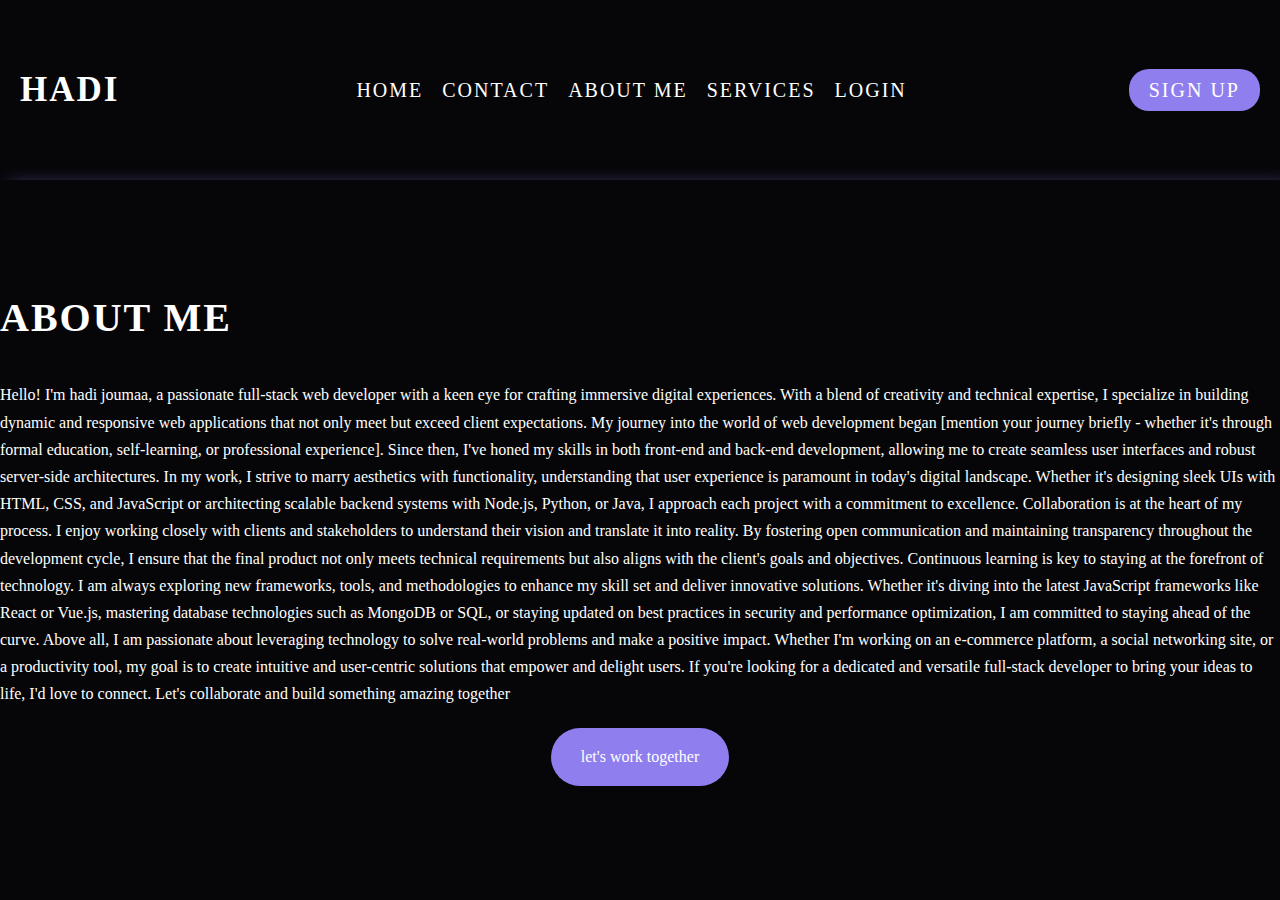
<file: about.html>
<!DOCTYPE html>
<html lang="en">
<head>
    <meta charset="UTF-8">
    <meta name="viewport" content="width=device-width, initial-scale=1.0">
    <title>about me</title>
    <link rel="stylesheet" href="about.css">
    <link rel="stylesheet" href="style.css">
    <link rel="stylesheet" href="https://cdnjs.cloudflare.com/ajax/libs/font-awesome/6.5.1/css/all.min.css" integrity="sha512-DTOQO9RWCH3ppGqcWaEA1BIZOC6xxalwEsw9c2QQeAIftl+Vegovlnee1c9QX4TctnWMn13TZye+giMm8e2LwA==" crossorigin="anonymous" referrerpolicy="no-referrer" />
</head>
<body>
    <header>
        <div class="logo">
            <h1>hadi</h1>
        </div>
        <nav id="nav">
            <ul>
                <li class="vfg"><a href="index.html">home</a> <i class="fa fa-window-close" aria-hidden="true" id="close" onclick="closemenu()"></i></li>
                <li><a href="contact.html"> contact</a></li>
                <li><a href="about.html">about me</a></li>
                <li><a href="index.html">services</a></li>
                <li><a href="login.html" id="active">login</a></li>
            </ul>
        </nav>
        <div class="sign">
            <a href="signin.html">sign up</a>
        </div>
        <i class="fa fa-bars" aria-hidden="true" id="bars-menu" onclick="showmenu()"></i>

    </header>
    <div class="about">
        <h1>about me</h1>
        <div class="p-about">
            <p>
                Hello! I'm hadi joumaa, a passionate full-stack web developer with a keen eye for crafting immersive digital experiences. With a blend of creativity and technical expertise, I specialize in building dynamic and responsive web applications that not only meet but exceed client expectations.

My journey into the world of web development began [mention your journey briefly - whether it's through formal education, self-learning, or professional experience]. Since then, I've honed my skills in both front-end and back-end development, allowing me to create seamless user interfaces and robust server-side architectures.

In my work, I strive to marry aesthetics with functionality, understanding that user experience is paramount in today's digital landscape. Whether it's designing sleek UIs with HTML, CSS, and JavaScript or architecting scalable backend systems with Node.js, Python, or Java, I approach each project with a commitment to excellence.

Collaboration is at the heart of my process. I enjoy working closely with clients and stakeholders to understand their vision and translate it into reality. By fostering open communication and maintaining transparency throughout the development cycle, I ensure that the final product not only meets technical requirements but also aligns with the client's goals and objectives.

Continuous learning is key to staying at the forefront of technology. I am always exploring new frameworks, tools, and methodologies to enhance my skill set and deliver innovative solutions. Whether it's diving into the latest JavaScript frameworks like React or Vue.js, mastering database technologies such as MongoDB or SQL, or staying updated on best practices in security and performance optimization, I am committed to staying ahead of the curve.

Above all, I am passionate about leveraging technology to solve real-world problems and make a positive impact. Whether I'm working on an e-commerce platform, a social networking site, or a productivity tool, my goal is to create intuitive and user-centric solutions that empower and delight users.

If you're looking for a dedicated and versatile full-stack developer to bring your ideas to life, I'd love to connect. Let's collaborate and build something amazing together
            </p>
        </div>
        <a href="contact.html">let's work together</a>
    </div>
    <script src="script.js"></script>
</body>
</html>
</file>
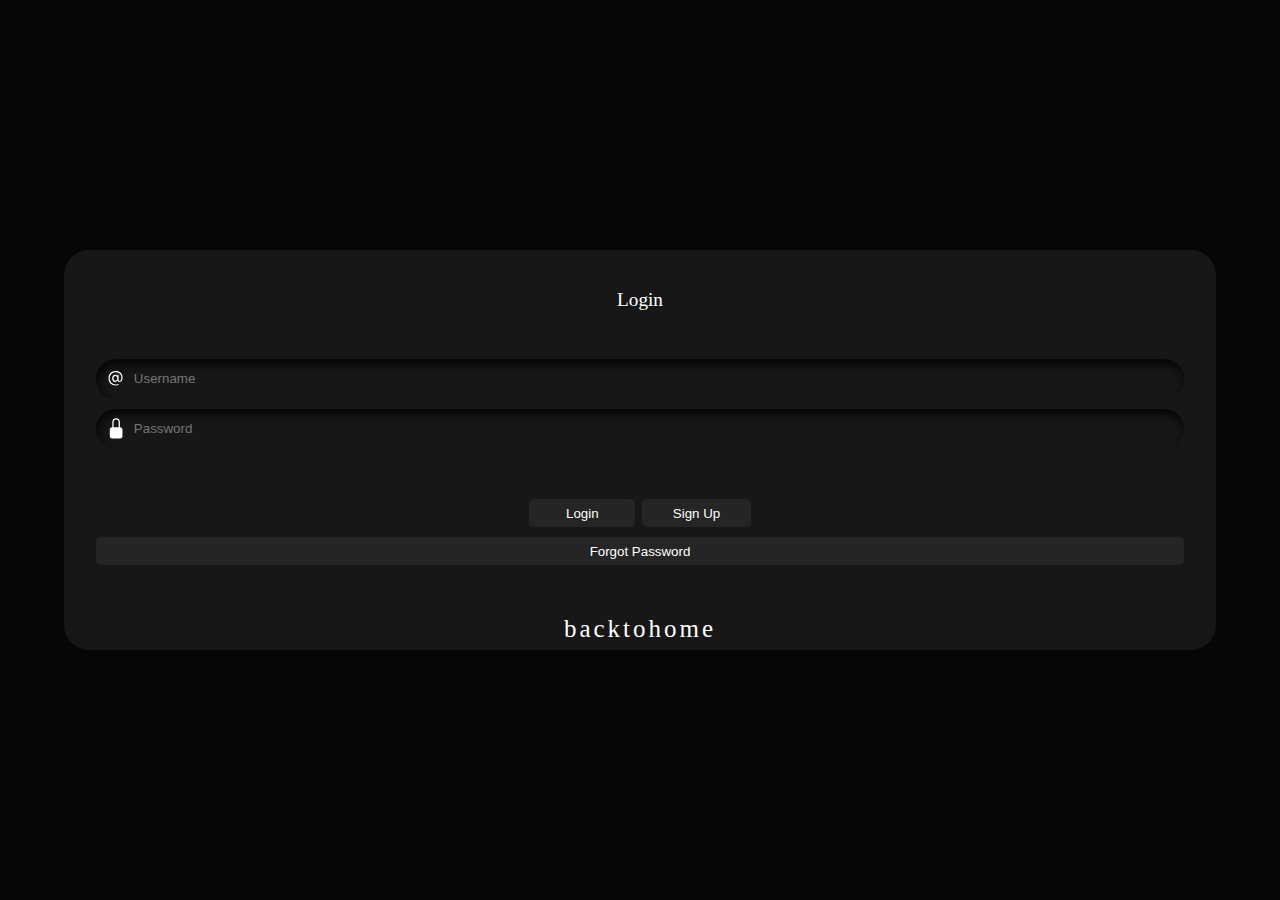
<file: login.html>
<!DOCTYPE html>
<html lang="en">
<head>
    <meta charset="UTF-8">
    <meta name="viewport" content="width=device-width, initial-scale=1.0">
    <title>log in</title>
    <link rel="stylesheet" href="login.css">
</head>
<body>
    <form class="form">
        <p id="heading">Login</p>
        <div class="field">
        <svg class="input-icon" xmlns="http://www.w3.org/2000/svg" width="16" height="16" fill="currentColor" viewBox="0 0 16 16">
        <path d="M13.106 7.222c0-2.967-2.249-5.032-5.482-5.032-3.35 0-5.646 2.318-5.646 5.702 0 3.493 2.235 5.708 5.762 5.708.862 0 1.689-.123 2.304-.335v-.862c-.43.199-1.354.328-2.29.328-2.926 0-4.813-1.88-4.813-4.798 0-2.844 1.921-4.881 4.594-4.881 2.735 0 4.608 1.688 4.608 4.156 0 1.682-.554 2.769-1.416 2.769-.492 0-.772-.28-.772-.76V5.206H8.923v.834h-.11c-.266-.595-.881-.964-1.6-.964-1.4 0-2.378 1.162-2.378 2.823 0 1.737.957 2.906 2.379 2.906.8 0 1.415-.39 1.709-1.087h.11c.081.67.703 1.148 1.503 1.148 1.572 0 2.57-1.415 2.57-3.643zm-7.177.704c0-1.197.54-1.907 1.456-1.907.93 0 1.524.738 1.524 1.907S8.308 9.84 7.371 9.84c-.895 0-1.442-.725-1.442-1.914z"></path>
        </svg>
          <input autocomplete="off" placeholder="Username" class="input-field" type="text">
        </div>
        <div class="field">
        <svg class="input-icon" xmlns="http://www.w3.org/2000/svg" width="16" height="16" fill="currentColor" viewBox="0 0 16 16">
        <path d="M8 1a2 2 0 0 1 2 2v4H6V3a2 2 0 0 1 2-2zm3 6V3a3 3 0 0 0-6 0v4a2 2 0 0 0-2 2v5a2 2 0 0 0 2 2h6a2 2 0 0 0 2-2V9a2 2 0 0 0-2-2z"></path>
        </svg>
          <input placeholder="Password" class="input-field" type="password">
        </div>
        <div class="btn">
        <button class="button1">&nbsp;&nbsp;&nbsp;&nbsp;&nbsp;&nbsp;Login&nbsp;&nbsp;&nbsp;&nbsp;&nbsp;&nbsp;</button>
        <button class="button2" ><a href="signin.html" target="_blank" style="text-decoration: none; color: #fff;">Sign Up</a></button>
        </div>
        <button class="button3">Forgot Password</button>
        <a href="index.html" target="_self" style="text-align: center; text-decoration: none; font-size: 25px; color: #fff; letter-spacing: 3px;">backtohome</a>
    </form>
   
   
</body>
</html>
</file>
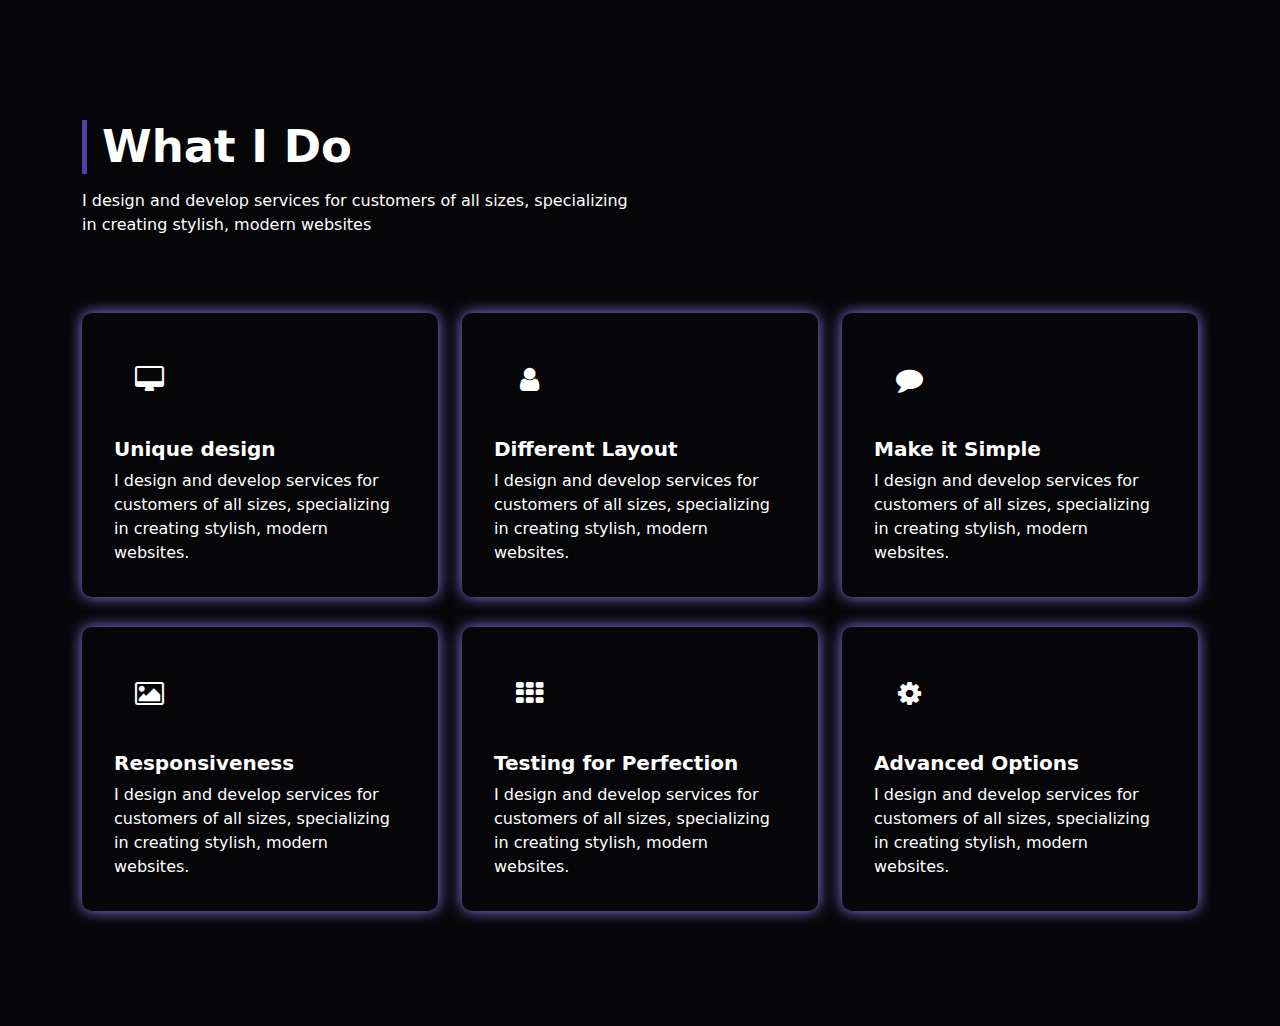
<file: services.html>
<!DOCTYPE html>
<html lang="en">
<head>
    <meta charset="UTF-8">
    <meta name="viewport" content="width=device-width, initial-scale=1.0">
    <title>services</title>
    <link href="https://cdn.jsdelivr.net/npm/bootstrap@5.3.3/dist/css/bootstrap.min.css" rel="stylesheet">
  <script src="https://cdn.jsdelivr.net/npm/bootstrap@5.3.3/dist/js/bootstrap.bundle.min.js"></script>
  <link rel="stylesheet" href="services.css">
  <link rel="stylesheet" href="https://cdnjs.cloudflare.com/ajax/libs/font-awesome/6.5.1/css/all.min.css" integrity="sha512-DTOQO9RWCH3ppGqcWaEA1BIZOC6xxalwEsw9c2QQeAIftl+Vegovlnee1c9QX4TctnWMn13TZye+giMm8e2LwA==" crossorigin="anonymous" referrerpolicy="no-referrer" />
</head>
<body>
    <link href="https://maxcdn.bootstrapcdn.com/font-awesome/4.3.0/css/font-awesome.min.css" rel="stylesheet">

<section class="section services-section" id="services">
    <div class="container">
        <div class="row">
            <div class="col-lg-6">
                <div class="section-title">
                    <h2>What I Do</h2>
                    <p>I design and develop services for customers of all sizes, specializing in creating stylish, modern websites</p>
                </div>
            </div>
        </div>
        <div class="row">
            <!-- feaure box -->
            <div class="col-sm-6 col-lg-4">
                <div class="feature-box-1">
                    <div class="icon">
                        <i class="fa fa-desktop"></i>
                    </div>
                    <div class="feature-content">
                        <h5>Unique design</h5>
                        <p>I design and develop services for customers of all sizes, specializing in creating stylish, modern websites.</p>
                    </div>
                </div>
            </div>
            <!-- / -->
            <!-- feaure box -->
            <div class="col-sm-6 col-lg-4">
                <div class="feature-box-1">
                    <div class="icon">
                        <i class="fa fa-user"></i>
                    </div>
                    <div class="feature-content">
                        <h5>Different Layout</h5>
                        <p>I design and develop services for customers of all sizes, specializing in creating stylish, modern websites.</p>
                    </div>
                </div>
            </div>
            <!-- / -->
            <!-- feaure box -->
            <div class="col-sm-6 col-lg-4">
                <div class="feature-box-1">
                    <div class="icon">
                        <i class="fa fa-comment"></i>
                    </div>
                    <div class="feature-content">
                        <h5>Make it Simple</h5>
                        <p>I design and develop services for customers of all sizes, specializing in creating stylish, modern websites.</p>
                    </div>
                </div>
            </div>
            <!-- / -->
            <!-- feaure box -->
            <div class="col-sm-6 col-lg-4">
                <div class="feature-box-1">
                    <div class="icon">
                        <i class="fa fa-image"></i>
                    </div>
                    <div class="feature-content">
                        <h5>Responsiveness</h5>
                        <p>I design and develop services for customers of all sizes, specializing in creating stylish, modern websites.</p>
                    </div>
                </div>
            </div>
            <!-- / -->
            <!-- feaure box -->
            <div class="col-sm-6 col-lg-4">
                <div class="feature-box-1">
                    <div class="icon">
                        <i class="fa fa-th"></i>
                    </div>
                    <div class="feature-content">
                        <h5>Testing for Perfection</h5>
                        <p>I design and develop services for customers of all sizes, specializing in creating stylish, modern websites.</p>
                    </div>
                </div>
            </div>
            <!-- / -->
            <!-- feaure box -->
            <div class="col-sm-6 col-lg-4">
                <div class="feature-box-1">
                    <div class="icon">
                        <i class="fa fa-cog"></i>
                    </div>
                    <div class="feature-content">
                        <h5>Advanced Options</h5>
                        <p>I design and develop services for customers of all sizes, specializing in creating stylish, modern websites.</p>
                    </div>
                </div>
            </div>
            <!-- / -->
        </div>
    </div>
</section>
</body>
</html>
</file>
<file: about.css>
*
{
    margin: 0;
    padding: 0;
    box-sizing: border-box;

}
body
{
    background-color: var(--primary-color);
}
:root 
{
    --primary-color : #060608; 
--btn-color: #8F7EEE;
--secondary-color:#0A0A0C;
--cards-color:#15141A;
--text-color:#fff;
--hover:#4f3fa7;
}

.container 
{
    width: 100%;
    
    height: 100vh;
    background-color: var(--primary-color);
    --primary-family:'Gill Sans', 'Gill Sans MT', Calibri, 'Trebuchet MS', sans-serif;

    
}
header 
{
    width: 100%;
    height: 20vh;
    display: flex;
    align-items: center;
    justify-content: space-between;
    
}
header 
.logo 
{
    margin-left: 20px;
}
.logo 
h1 
{
    font-size: 35px;
    font-family: var(--primary-family);
    letter-spacing: 2px;
    text-transform: uppercase;
    color: var(--text-color) ;
}
nav 
ul 
{
    list-style: none;
}
nav 
ul 
li
{
    padding-left: 15px;
    display: inline-block;
}
nav 
ul 
li 
a 
{
    color: var(--text-color);
    text-decoration: none;
    text-transform: uppercase;
    letter-spacing: 2px;
    font-family: var(--primary-family);
    transition: color 3ms;
    font-size: 20px;
}
nav 
ul 
li 
a:hover 
{
    color: var(--btn-color);
}
.sign 
a 
{
    color: var(--text-color);
    background-color: var(--btn-color);
    border-radius: 20px;
    padding: 10px 20px;
    text-decoration: none;
    text-transform: uppercase;
    letter-spacing: 2px;
    font-family: var(--primary-family);
    font-size: 20px;
    transition: background-color 3ms;
    margin-right: 20px;
}
.sign
a:hover 
{
    background-color: #4f3fa7;
}
#bars-menu
{
    display: none;
    font-size: 25px;
    color: var(--text-color);
}
.active 
{
    display: none;
}
#close 
{
    display: none;
    font-size: 25px;
    color: var(--text-color);
}
@media screen and (max-width: 881px) {

    .active 
    {
        display: inline-block;
    }
    .sign
    {
        display: none;
    }
    #bars-menu 
    {
        display: inline-block;
        margin-right: 20px;
        cursor: pointer;
        transition: 0.1s;
    }
    #bars-menu:hover 
    {
        color: var(--btn-color)
    }
    nav 
    {

        width: 100%;
        height: 300px;
        transition: all 3s;
    }
    header 
    {
        position: relative;
    }
    nav 
    {
        position: absolute;
        top: -200%;
        display: none;
    }
    nav 
    ul 
    li 
    {
        display: block;
        width: 100%;
        padding-top: 20px;
        box-shadow: 2px 2px 5px var(--secondary-color);
    }
    nav 
    ul 
    li:hover
    {
        background-color: var(--secondary-color);
    }
    .vfg 
    {
        display: flex;
        justify-content: space-between;

        
    }
    #close 
    {
        display: flex;
        justify-self: end;
        margin-right: 20px;
        cursor: pointer;
        transition: 0.1s;
    }
    #close:hover 
    {
        color: var(--btn-color);
    }
}
/* about  */
.about
{
    width: 100%;
    min-height: 80vh;
    display: flex;
    flex-direction: column;
    justify-content: center;
    box-shadow: 10px 10px 20px var(--btn-color);
}
.about
h1 
{
    color: var(--text-color);
    font-size: 40px;
    font-family: Georgia, 'Times New Roman', Times, serif;
    letter-spacing: 2px;
    text-transform: uppercase;
    padding-bottom: 40px;
}
.p-about 
{
   color: var(--text-color);
   font-family: Georgia, 'Times New Roman', Times, serif;
   font-size: 16px;
   line-height: 1.7;
}
.about 
a 
{
    width: fit-content;
    color: var(--text-color);
    text-decoration: none;
    text-align: center;
    background-color: var(--btn-color);
    padding: 20px 30px;
    border-radius: 30px;
    margin-top: 20px;
    align-self: center;
    transition:  background-color 0.1s ;
}
.about 
a:hover 
{
    background-color: var(--hover);
}
</file>
<file: style.css>
*
{
    margin: 0;
    padding: 0;
    box-sizing: border-box;
    scroll-behavior: smooth !important;

}
body
{
    background-color: var(--primary-color);
}
:root 
{
    --primary-color : #060608; 
--btn-color: #8F7EEE;
--secondary-color:#0A0A0C;
--cards-color:#15141A;
--text-color:#fff;
--hover:#4f3fa7;
}

.container 
{
    width: 100%;
    
    height: 100vh;
    background-color: var(--primary-color);
    --primary-family:'Gill Sans', 'Gill Sans MT', Calibri, 'Trebuchet MS', sans-serif;

    
}
header 
{
    width: 100%;
    height: 20vh;
    display: flex;
    align-items: center;
    justify-content: space-between;
    position: sticky;
    
    
    
}
header 
.logo 
{
    margin-left: 20px;
}
.logo 
h1 
{
    font-size: 35px;
    font-family: var(--primary-family);
    letter-spacing: 2px;
    text-transform: uppercase;
    color: var(--text-color) ;
}
nav 
ul 
{
    list-style: none;
}
nav 
ul 
li
{
    padding-left: 15px;
    display: inline-block;
}
nav 
ul 
li 
a 
{
    color: var(--text-color);
    text-decoration: none;
    text-transform: uppercase;
    letter-spacing: 2px;
    font-family: var(--primary-family);
    transition: color 3ms;
    font-size: 20px;
}
nav 
ul 
li 
a:hover 
{
    color: var(--btn-color);
}
.sign 
a 
{
    color: var(--text-color);
    background-color: var(--btn-color);
    border-radius: 20px;
    padding: 10px 20px;
    text-decoration: none;
    text-transform: uppercase;
    letter-spacing: 2px;
    font-family: var(--primary-family);
    font-size: 20px;
    transition: background-color 3ms;
    margin-right: 20px;
}
.sign
a:hover 
{
    background-color: #4f3fa7;
}
#bars-menu
{
    display: none;
    font-size: 25px;
    color: var(--text-color);
}
.active 
{
    display: none;
}
#close 
{
    display: none;
    font-size: 25px;
    color: var(--text-color);
}
@media screen and (max-width: 881px) {

    .active 
    {
        display: inline-block;
    }
    .sign
    {
        display: none;
    }
    #bars-menu 
    {
        display: inline-block;
        margin-right: 20px;
        cursor: pointer;
        transition: 0.1s;
    }
    #bars-menu:hover 
    {
        color: var(--btn-color)
    }
    nav 
    {

        width: 100%;
        height: 300px;
        transition: all 3s;
    }
    header 
    {
        position: relative;
    }
    nav 
    {
        position: absolute;
        top: -200%;
        display: none;
    }
    nav 
    ul 
    li 
    {
        display: block;
        width: 100%;
        padding-top: 20px;
        box-shadow: 2px 2px 5px var(--secondary-color);
    }
    nav 
    ul 
    li:hover
    {
        background-color: var(--secondary-color);
    }
    .vfg 
    {
        display: flex;
        justify-content: space-between;

        
    }
    #close 
    {
        display: flex;
        justify-self: end;
        margin-right: 20px;
        cursor: pointer;
        transition: 0.1s;
    }
    #close:hover 
    {
        color: var(--btn-color);
    }
}

/* header finich */
.main
{
    width: 100%;
    height: 80vh;
    display: flex;
    align-items: center;
    justify-content: space-around;
}
.main
.text-box
{
    width: 40%;
    display: flex;
    flex-direction: column;
    text-align: left;
    color: var(--text-color);
}
.text-box
h1 
{
    font-size: 50px;
    text-transform: uppercase;
    letter-spacing: 2px;
    font-family: var(--primary-family);
    padding-bottom: 15px;
}
.text-box
p 
{
    line-height: 1;
    text-transform: uppercase;
    letter-spacing: 2px;
    font-family: var(--primary-family);
}
.text-box 
a 
{
    width: fit-content;
    text-decoration: none;
    color: var(--text-color);
    background-color: var(--btn-color);
    padding: 5px 15px;
    margin-top: 15px;
    border-radius: 20px;
    text-transform: uppercase;
    font-size: 20px;
    font-family: var(--primary-family);
    transition: background-color 0.1s;
    
}
.text-box
a:hover 
{
     background-color: #4f3fa7;
}
.profile-photo 
{
    
   width: 50%;
   height: 100%;
}
.profile-photo
img 
{
    width: 100%;
    height: 100%;
    clip-path: circle(50%);
    opacity: 0.7;
}
/* header finich */
.about-me
 {
    width: 100%;
    height: 600px;
    display: flex;
    align-items: center;
    justify-content: space-around;
    background-color: var(--secondary-color);
    margin-top: 150px;
    box-shadow: 1px 1px 20px var(--text-color);
 }
 .about-left 
 {
    background: url(img/a74eb47f-cef8-43dc-8cbe-7210b62ab0d8.jpg);
    background-size: contain;
    background-position: center;
    background-repeat: no-repeat;
    width: 60%;
    height: 100%;
    border-radius: 50px;
    
 }
 .about-right 
 {
    text-align: left;
    padding:0px 10px;
    width: 50%;
    
 }
 .about-right
 h1
 {
    color: var(--text-color);
    text-transform: uppercase;
    letter-spacing: 2px;
    font-size: 55px;
    font-family: var(--primary-family);

 }
.about-right 
p
{
    color: var(--text-color);
    line-height: 1;
    letter-spacing: 2px;
    text-transform: uppercase;
    font-size: 23px;
    font-family: var(--primary-family);
    padding-top: 20px;
    padding-bottom: 20px;
}
.about-right 
a 
{
    text-decoration: none;
    color: var(--text-color);
    letter-spacing: 2px;
    text-transform: uppercase;
    padding: 10px 20px;
    background-color: var(--btn-color);
   
}
.about-right 
a:hover 
{
    background-color: #4f3fa7;
}
@media screen and (max-width:740px){
    .main 
    {
        flex-direction: column;
        align-items: center;
        height: 100vh;
        flex-wrap: nowrap;
    }
    .text-box
    {
        width: 100%;
    }
    .text-box
    h1 
    {
        font-size: 60px;
    }
    .text-box
    p 
    {
        font-size: 20px;
        line-height: 1;
        display: none;
    }
    .text-box
    a 
    {
        text-align: center;
        
    }
    .profile-photo 
    {
        display: none;
    }
    .about-me 
    {
        flex-direction: column;
        align-items: start;
        justify-content: space-around;
        height: 1300px;
    }
    .about-left
    {
        height: 50%;
        align-self: center;
    }
    .about-right 
    h1
    {
        font-size: 70px;
        margin-bottom: 50px;

    }
    .about-right
    p {
        line-height: 1;
        font-size: 10px;
        margin-bottom: 20px;
        display: none;
       
    }
    .about-right 
    a 
    {
        margin-bottom: 20px;
    }

    
}
@media screen and (max-width:540px) {
    .text-box
    h1 
    {
        font-size: 35px;
    }
    .about-right
    h1
    {
       font-size: 35px;
    }
    
}
/* CARDS  */
.cards 
{
    width: 100%;
    height: 350px;
    display: flex;
    align-items: center;
    justify-content: space-around;
    background-color: var(--secondary-color);
    box-shadow: 2px 2px 5px var(--btn-color);
    margin-top: 2px;
    flex-wrap: wrap;
}
.card 
{
    background-color: var(--cards-color);
    height: 70%;
    width: 30%;
    box-shadow: 5px 5px 5px var(--hover);
    display: flex;
    flex-direction: column;
    align-items: center;
    transition: 0.5s;
    


}
.card 
i 
{
    color: var(--text-color);
    font-size: 30px;
    text-align: center;
    margin-top: 20px;

}
.card 
h1 
{
    color: var(--text-color);
    font-size: 25px;
    text-transform: uppercase;
    font-family: var(--primary-family);
    margin-top: 20px;
}
.card
p 

{
    color: var(--text-color);
    line-height: 1;
    font-family: var(--primary-family);
    text-align: center;
    margin-top: 35px;
}

.card:hover 
{
    transform: scale(1.2);
}
@media screen and (max-width:1077px) {
    .cards 
    {
        margin-top: 50px;
        flex-direction: column;
        justify-content: space-around;
        height: 900px;
        flex-wrap: wrap;
    }
    .card
    {
        width: 80%;
        height: auto;
        text-align: center;
    }
    .card
    p {
        margin-bottom: 20px;
    }
    
}
</file>
<file: login.css>
* 
{
    margin: 0;
    padding: 0;
    box-sizing: border-box;
}
body 
{
    width: 100%;
    height: 100vh;
    display: flex;
    align-items: center;
    justify-content: center;
    background-color:  #060608;
}
.form {
    display: flex;
    flex-direction: column;
    gap: 10px;
    padding-left: 2em;
    padding-right: 2em;
    padding-bottom: 0.4em;
    background-color: #171717;
    border-radius: 25px;
    transition: .4s ease-in-out;
    width: 90%;
  }
  
  .form:hover {
    transform: scale(1.05);
    border: 1px solid black;
  }
  
  #heading {
    text-align: center;
    margin: 2em;
    color: rgb(255, 255, 255);
    font-size: 1.2em;
  }
  
  .field {
    display: flex;
    align-items: center;
    justify-content: center;
    gap: 0.5em;
    border-radius: 25px;
    padding: 0.6em;
    border: none;
    outline: none;
    color: white;
    background-color: #171717;
    box-shadow: inset 2px 5px 10px rgb(5, 5, 5);
  }
  
  .input-icon {
    height: 1.3em;
    width: 1.3em;
    fill: white;
  }
  
  .input-field {
    background: none;
    border: none;
    outline: none;
    width: 100%;
    color: #d3d3d3;
  }
  
  .form .btn {
    display: flex;
    justify-content: center;
    flex-direction: row;
    margin-top: 2.5em;
  }
  
  .button1 {
    padding: 0.5em;
    padding-left: 1.1em;
    padding-right: 1.1em;
    border-radius: 5px;
    margin-right: 0.5em;
    border: none;
    outline: none;
    transition: .4s ease-in-out;
    background-color: #252525;
    color: white;
  }
  
  .button1:hover {
    background-color: black;
    color: white;
  }
  
  .button2 {
    padding: 0.5em;
    padding-left: 2.3em;
    padding-right: 2.3em;
    border-radius: 5px;
    border: none;
    outline: none;
    transition: .4s ease-in-out;
    background-color: #252525;
    color: white;
  }
  
  .button2:hover {
    background-color: black;
    color: white;
  }
  
  .button3 {
    margin-bottom: 3em;
    padding: 0.5em;
    border-radius: 5px;
    border: none;
    outline: none;
    transition: .4s ease-in-out;
    background-color: #252525;
    color: white;
  }
  
  .button3:hover {
    background-color: red;
    color: white;
  }
</file>
<file: services.css>
body{margin-top:20px;}
:root 
{
    --primary-color : #060608; 
--btn-color: #8F7EEE;
--secondary-color:#0A0A0C;
--cards-color:#15141A;
--text-color:#fff;
--hover:#4f3fa7;
}
*
{
    background-color: var(--primary-color) !important;
    color: var(--text-color) !important;
}

/* Feature Box
---------------------*/
.feature-box-1 {
  padding: 32px;
  box-shadow: 0 0 15px var(--btn-color);
  margin: 15px 0;
  position: relative;
  z-index: 1;
  border-radius: 10px;
  overflow: hidden;
  -moz-transition: ease all 0.35s;
  -o-transition: ease all 0.35s;
  -webkit-transition: ease all 0.35s;
  transition: ease all 0.35s;
  top: 0;
}
.feature-box-1 * {
  -moz-transition: ease all 0.35s;
  -o-transition: ease all 0.35s;
  -webkit-transition: ease all 0.35s;
  transition: ease all 0.35s;
}
.feature-box-1 .icon {
  width: 70px;
  height: 70px;
  line-height: 70px;
  background: #fc5356;
  color: #ffffff;
  text-align: center;
  border-radius: 50%;
  margin-bottom: 22px;
  font-size: 27px;
}
.feature-box-1 .icon i {
  line-height: 70px;
}
.feature-box-1 h5 {
  color: #20247b;
  font-weight: 600;
}
.feature-box-1 p {
  margin: 0;
}
.feature-box-1:after {
  content: "";
  position: absolute;
  top: 0;
  bottom: 0;
  left: auto;
  right: 0;
  border-radius: 10px;
  width: 0;
  background: var(--hover);
  z-index: -1;
  -moz-transition: ease all 0.35s;
  -o-transition: ease all 0.35s;
  -webkit-transition: ease all 0.35s;
  transition: ease all 0.35s;
}
.feature-box-1:hover {
  top: -10px;
}
.feature-box-1:hover h5 {
  color: #ffffff;
}
.feature-box-1:hover p {
  color: rgba(255, 255, 255, 0.8);
}
.feature-box-1:hover:after {
  width: 100%;
  height: 100%;
  border-radius: 10px;
  left: 0;
  right: auto;
}

.section {
    padding: 100px 0;
    position: relative;
}
.section-title {
    padding-bottom: 45px;
}
.section-title h2 {
    font-weight: 700;
    color: #20247b;
    font-size: 45px;
    margin: 0 0 15px;
    border-left: 5px solid var(--hover);
    padding-left: 15px;
}
</file>
